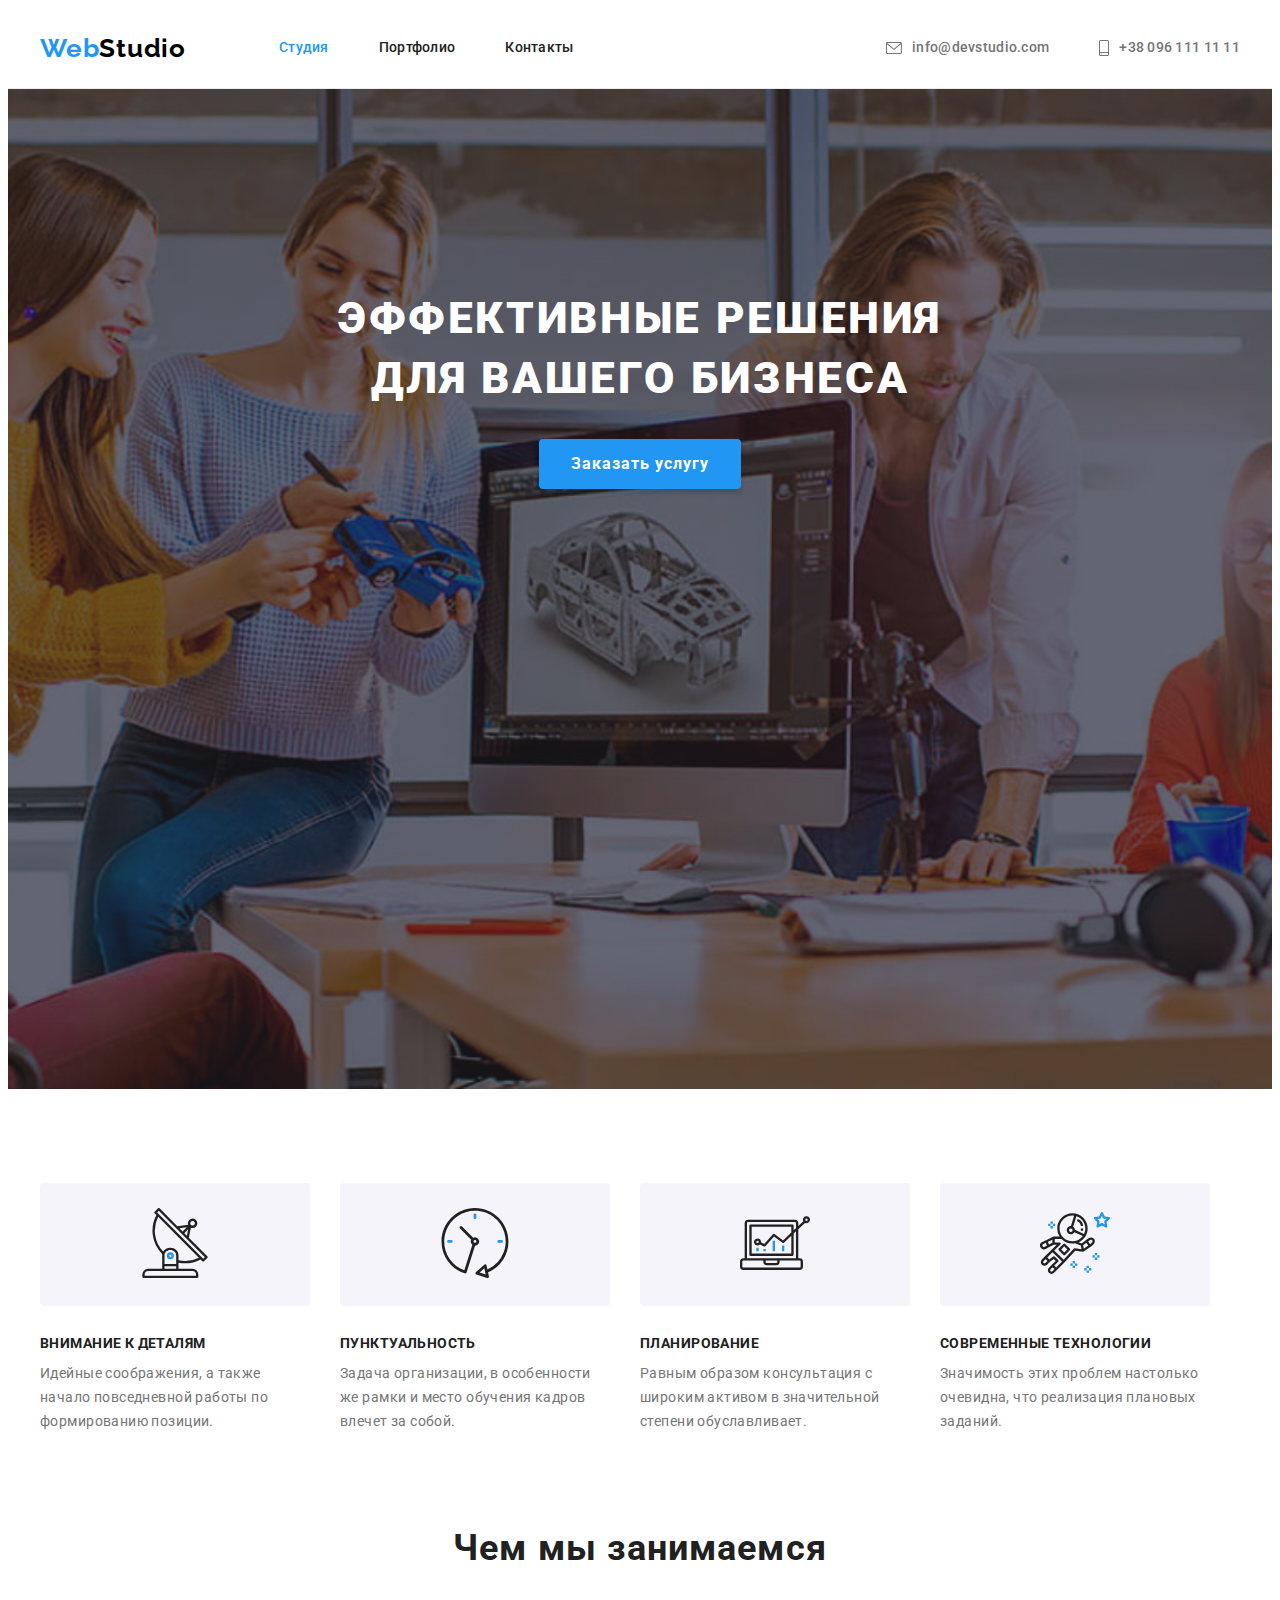
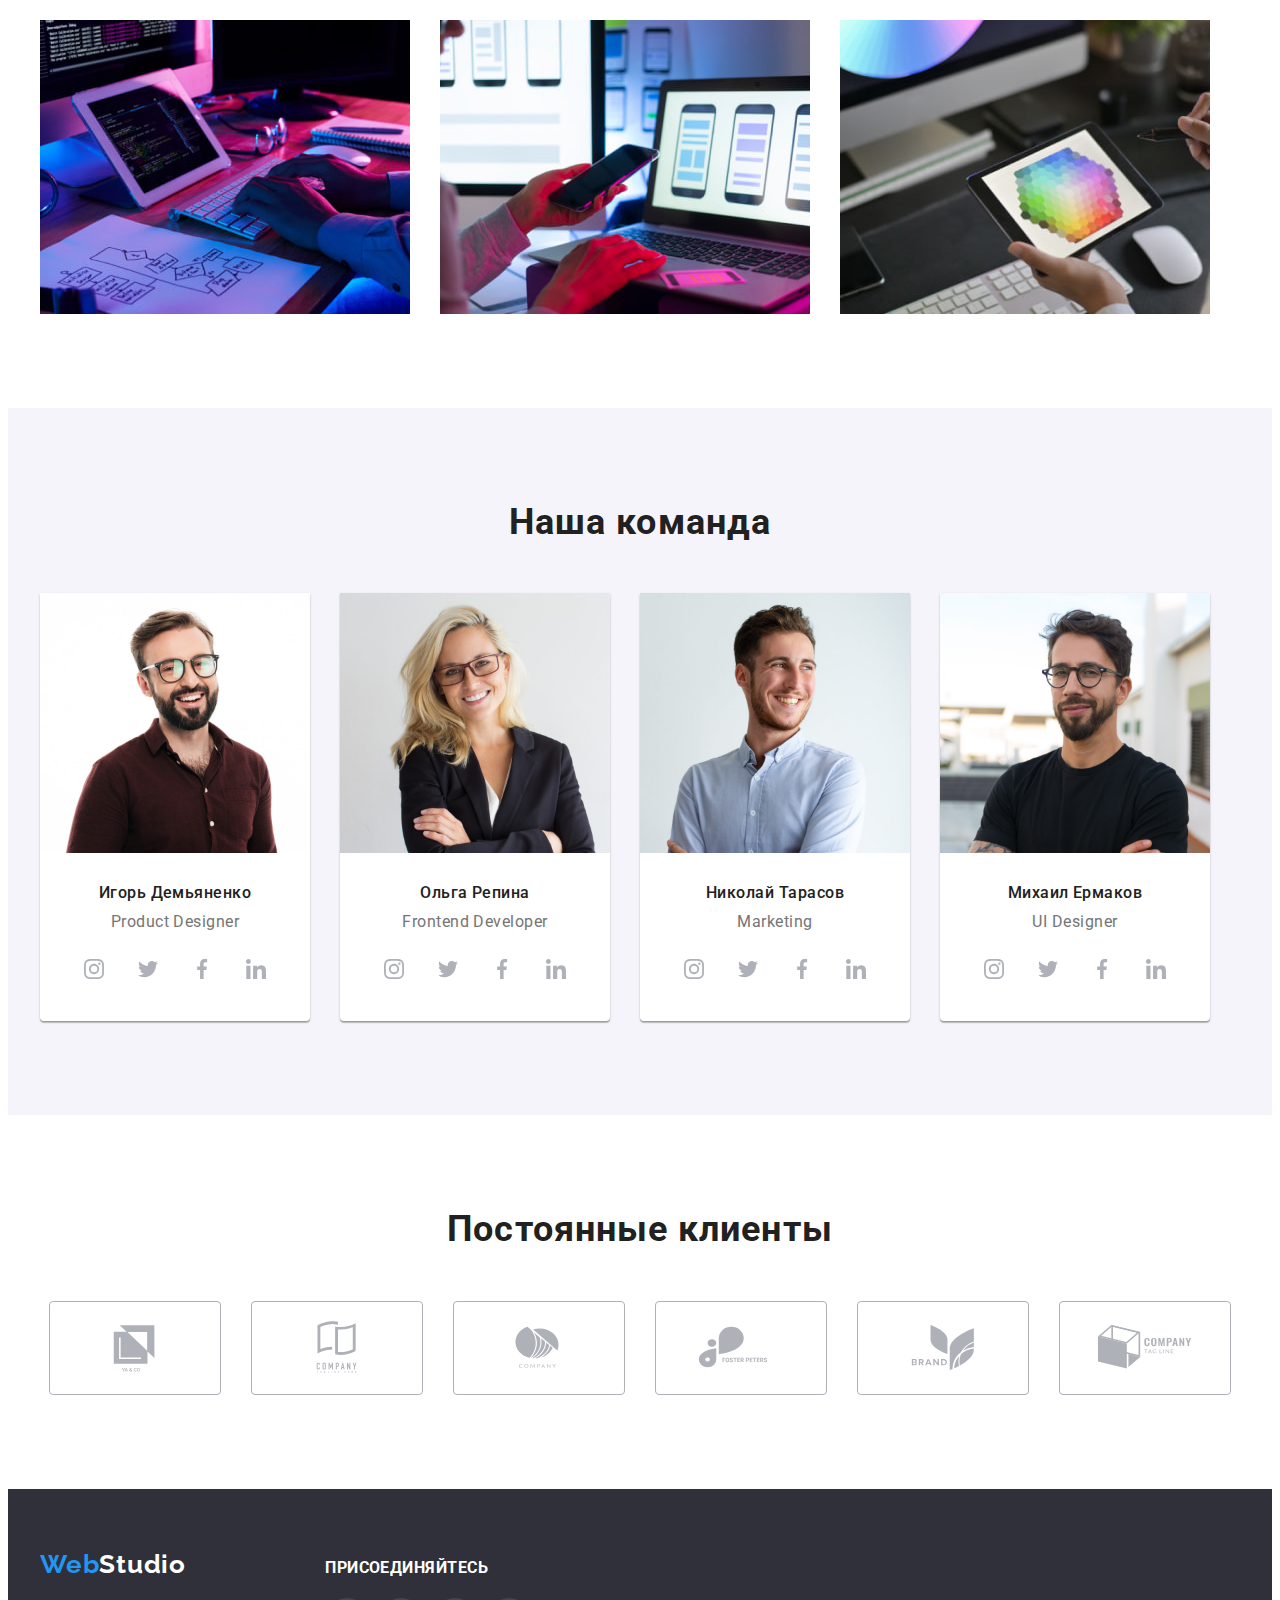
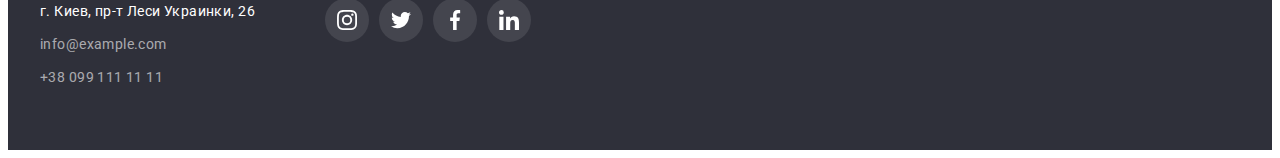
<file: index.html>
<!DOCTYPE html>
<html lang="ru">
  <head>
    <meta charset="UTF-8" />
    <meta http-equiv="X-UA-Compatible" content="IE=edge" />
    <meta name="viewport" content="width=device-width, initial-scale=1.0" />
    <title>Студия</title>
    <link rel="preconnect" href="https://fonts.googleapis.com" />
    <link rel="preconnect" href="https://fonts.gstatic.com" crossorigin />
    <link
      href="https://fonts.googleapis.com/css2?family=Raleway:wght@700&family=Roboto:wght@400;500;700;900&display=swap"
      rel="stylesheet"
    />
    <link
      rel="stylesheet"
      href="https://cdnjs.cloudflare.com/ajax/libs/modern-normalize/1.1.0/modern-normalize.min.css"
      integrity="sha512-wpPYUAdjBVSE4KJnH1VR1HeZfpl1ub8YT/NKx4PuQ5NmX2tKuGu6U/JRp5y+Y8XG2tV+wKQpNHVUX03MfMFn9Q=="
      crossorigin="anonymous"
      referrerpolicy="no-referrer"
    />
    <link rel="stylesheet" href="./css/styles.css" />
  </head>
  <body>
    <!--Хедер-->
    <header class="header">
      <div class="container header-container">
        <nav class="navigation">
          <a class="link-logo link header-logo" href="./index.html" lang="en"
            >Web<span class="logo-studio">Studio</span>
          </a>
          <ul class="nav-list list">
            <li class="nav-item">
              <a class="nav-link link current" href="./index.html">Студия</a>
            </li>
            <li class="nav-item">
              <a class="nav-link link" href="./portfolio.html">Портфолио</a>
            </li>
            <li class="nav-item">
              <a class="nav-link link" href="#">Контакты</a>
            </li>
          </ul>
        </nav>
        <ul class="contacts list">
          <li class="contacts-item">
            <a class="contacts-link link" href="mailto:info@devstudio.com">
              <svg class="icon-contacts" width="16" height="12">
                <use href="./images/sprite.svg#icon-envelope"></use>
              </svg>
              info@devstudio.com</a
            >
          </li>
          <li class="contacts-item">
            <a class="contacts-link link" href="tel:+380961111111">
              <svg class="icon-contacts" width="10" height="16">
                <use href="./images/sprite.svg#icon-smartphone"></use>
              </svg>
              +38 096 111 11 11</a
            >
          </li>
        </ul>
      </div>
    </header>
    <main>
      <!--Секция Hero-->
      <section class="hero section">
          <div class="container">
            <h1 class="hero-title">Эффективные решения для вашего бизнеса</h1>
            <button class="hero-btn" type="button">Заказать услугу</button>
          </div>
      </section>
      <!--Особенности-->
      <section class="benefits section">
        <div class="container">
          <h2 class="section-title visually-hidden">Особенности</h2>
          <ul class="benefits-list list">
            <li class="benefits-item">
              <div class="container-icon">
                <svg class="benefits-icon" width="70" height="70">
                  <use href="./images/sprite.svg#icon-antena"></use>
                </svg>
              </div>
              <h3 class="benefits-title">Внимание к деталям</h3>
              <p class="benefits-text">
                Идейные соображения, а также начало повседневной работы по формированию позиции.
              </p>
            </li>
            <li class="benefits-item">
              <div class="container-icon">
                <svg class="benefits-icon" width="70" height="70">
                  <use href="./images/sprite.svg#icon-clock"></use>
                </svg>
              </div>
              <h3 class="benefits-title">Пунктуальность</h3>
              <p class="benefits-text">
                Задача организации, в особенности же рамки и место обучения кадров влечет за собой.
              </p>
            </li>
            <li class="benefits-item">
              <div class="container-icon">
                <svg class="benefits-icon" width="70" height="70">
                  <use href="./images/sprite.svg#icon-diagram"></use>
                </svg>
              </div>
              <h3 class="benefits-title">Планирование</h3>
              <p class="benefits-text">
                Равным образом консультация с широким активом в значительной степени обуславливает.
              </p>
            </li>
            <li class="benefits-item">
              <div class="container-icon">
                <svg class="benefits-icon" width="70" height="70">
                  <use href="./images/sprite.svg#icon-astronaut"></use>
                </svg>
              </div>
              <h3 class="benefits-title">Современные технологии</h3>
              <p class="benefits-text">
                Значимость этих проблем настолько очевидна, что реализация плановых заданий.
              </p>
            </li>
          </ul>
        </div>
      </section>
      <!--Чем мы занимаемся-->
      <section class="work section">
        <div class="container">
          <h2 class="section-title">Чем мы занимаемся</h2>
          <ul class="work-list list">
            <li class="work-item">
              <img
                class="work-img"
                src="./images/work/box-1.jpg"
                alt="Разроботка структуры сайта"
                width="370"
                height="294"
              />
            </li>
            <li class="work-item">
              <img
                class="work-img"
                src="./images/work/box-2.jpg"
                alt="Адаптивная разработка"
                width="370"
                height="294"
              />
            </li>
            <li class="work-item">
              <img
                class="work-img"
                src="./images/work/box-3.jpg"
                alt="Цветовой дизайн"
                width="370"
                height="294"
              />
            </li>
          </ul>
        </div>
      </section>
      <!--Наша команда-->
      <section class="team section">
        <div class="container">
          <h2 class="section-title">Наша команда</h2>
          <ul class="team-list list">
            <li class="team-item">
              <img
                class="members-img"
                src="./images/team/product-designer.jpg"
                alt="Игорь Демьяненко"
                width="270"
                height="260"
              />
              <div class="members-group">
                <h3 class="members-title">Игорь Демьяненко</h3>
                <p class="members-position" lang="en">Product Designer</p>
                <ul class="socials-list list">
                  <li class="socials-items">
                    <a
                      class="socials-link link"
                      href="#"
                      target="_blank"
                      rel="noopener noreferrer"
                      aria-label="иконка Instagram"
                    >
                      <svg class="socials-icons" width="20" height="20">
                        <use href="./images/sprite.svg#icon-instagram"></use></svg
                    ></a>
                  </li>
                  <li class="socials-items">
                    <a
                      class="socials-link link"
                      href="#"
                      target="_blank"
                      rel="noopener noreferrer"
                      aria-label="иконка Twitter"
                    >
                      <svg class="socials-icons" width="20" height="20">
                        <use href="./images/sprite.svg#icon-twitter"></use></svg
                    ></a>
                  </li>
                  <li class="socials-items">
                    <a
                      class="socials-link link"
                      href="#"
                      target="_blank"
                      rel="noopener noreferrer"
                      aria-label="иконка Facebook"
                    >
                      <svg class="socials-icons" width="20" height="20">
                        <use href="./images/sprite.svg#icon-facebook"></use></svg
                    ></a>
                  </li>
                  <li class="socials-items">
                    <a
                      class="socials-link link"
                      href="#"
                      target="_blank"
                      rel="noopener noreferrer"
                      aria-label="иконка Linkedin"
                    >
                      <svg class="socials-icons" width="20" height="20">
                        <use href="./images/sprite.svg#icon-linkedin"></use></svg
                    ></a>
                  </li>
                </ul>
              </div>
            </li>
            <li class="team-item">
              <img
                class="members-img"
                src="./images/team/frontend-developer.jpg"
                alt="Ольга Репина"
                width="270"
                height="260"
              />
              <div class="members-group">
                <h3 class="members-title">Ольга Репина</h3>
                <p class="members-position" lang="en">Frontend Developer</p>
                <ul class="socials-list list">
                  <li class="socials-items">
                    <a
                      class="socials-link link"
                      href="#"
                      target="_blank"
                      rel="noopener noreferrer"
                      aria-label="иконка Instagram"
                    >
                      <svg class="socials-icons" width="20" height="20">
                        <use href="./images/sprite.svg#icon-instagram"></use></svg
                    ></a>
                  </li>
                  <li class="socials-items">
                    <a
                      class="socials-link link"
                      href="#"
                      target="_blank"
                      rel="noopener noreferrer"
                      aria-label="иконка Twitter"
                    >
                      <svg class="socials-icons" width="20" height="20">
                        <use href="./images/sprite.svg#icon-twitter"></use></svg
                    ></a>
                  </li>
                  <li class="socials-items">
                    <a
                      class="socials-link link"
                      href="#"
                      target="_blank"
                      rel="noopener noreferrer"
                      aria-label="иконка Facebook"
                    >
                      <svg class="socials-icons" width="20" height="20">
                        <use href="./images/sprite.svg#icon-facebook"></use></svg
                    ></a>
                  </li>
                  <li class="socials-items">
                    <a
                      class="socials-link link"
                      href="#"
                      target="_blank"
                      rel="noopener noreferrer"
                      aria-label="иконка Linkedin"
                    >
                      <svg class="socials-icons" width="20" height="20">
                        <use href="./images/sprite.svg#icon-linkedin"></use></svg
                    ></a>
                  </li>
                </ul>
              </div>
            </li>
            <li class="team-item">
              <img
                class="members-img"
                src="./images/team/marketing.jpg"
                alt="Николай Тарасов"
                width="270"
                height="260"
              />
              <div class="members-group">
                <h3 class="members-title">Николай Тарасов</h3>
                <p class="members-position" lang="en">Marketing</p>
                <ul class="socials-list list">
                  <li class="socials-items">
                    <a
                      class="socials-link link"
                      href="#"
                      target="_blank"
                      rel="noopener noreferrer"
                      aria-label="иконка Instagram"
                    >
                      <svg class="socials-icons" width="20" height="20">
                        <use href="./images/sprite.svg#icon-instagram"></use></svg
                    ></a>
                  </li>
                  <li class="socials-items">
                    <a
                      class="socials-link link"
                      href="#"
                      target="_blank"
                      rel="noopener noreferrer"
                      aria-label="иконка Twitter"
                    >
                      <svg class="socials-icons" width="20" height="20">
                        <use href="./images/sprite.svg#icon-twitter"></use></svg
                    ></a>
                  </li>
                  <li class="socials-items">
                    <a
                      class="socials-link link"
                      href="#"
                      target="_blank"
                      rel="noopener noreferrer"
                      aria-label="иконка Facebook"
                    >
                      <svg class="socials-icons" width="20" height="20">
                        <use href="./images/sprite.svg#icon-facebook"></use></svg
                    ></a>
                  </li>
                  <li class="socials-items">
                    <a
                      class="socials-link link"
                      href="#"
                      target="_blank"
                      rel="noopener noreferrer"
                      aria-label="иконка Linkedin"
                    >
                      <svg class="socials-icons" width="20" height="20">
                        <use href="./images/sprite.svg#icon-linkedin"></use></svg
                    ></a>
                  </li>
                </ul>
              </div>
            </li>
            <li class="team-item">
              <img
                class="members-img"
                src="./images/team/ui-designer.jpg"
                alt="Михаил Ермаков"
                width="270"
                height="260"
              />
              <div class="members-group">
                <h3 class="members-title">Михаил Ермаков</h3>
                <p class="members-position" lang="en">UI Designer</p>
                <ul class="socials-list list">
                  <li class="socials-items">
                    <a
                      class="socials-link link"
                      href="#"
                      target="_blank"
                      rel="noopener noreferrer"
                      aria-label="иконка Instagram"
                    >
                      <svg class="socials-icons" width="20" height="20">
                        <use href="./images/sprite.svg#icon-instagram"></use></svg
                    ></a>
                  </li>
                  <li class="socials-items">
                    <a
                      class="socials-link link"
                      href="#"
                      target="_blank"
                      rel="noopener noreferrer"
                      aria-label="иконка Twitter"
                    >
                      <svg class="socials-icons" width="20" height="20">
                        <use href="./images/sprite.svg#icon-twitter"></use></svg
                    ></a>
                  </li>
                  <li class="socials-items">
                    <a
                      class="socials-link link"
                      href="#"
                      target="_blank"
                      rel="noopener noreferrer"
                      aria-label="иконка Facebook"
                    >
                      <svg class="socials-icons" width="20" height="20">
                        <use href="./images/sprite.svg#icon-facebook"></use></svg
                    ></a>
                  </li>
                  <li class="socials-items">
                    <a
                      class="socials-link link"
                      href="#"
                      target="_blank"
                      rel="noopener noreferrer"
                      aria-label="иконка Linkedin"
                    >
                      <svg class="socials-icons" width="20" height="20">
                        <use href="./images/sprite.svg#icon-linkedin"></use></svg
                    ></a>
                  </li>
                </ul>
              </div>
            </li>
          </ul>
        </div>
      </section>
      <!--Постоянные клиенты-->
      <section class="clients section">
        <div class="container">
          <h2 class="section-title">Постоянные клиенты</h2>
          <ul class="clients-list list">
            <li class="clients-item">
              <a
                class="clients-link link"
                href="#"
                target="_blank"
                rel="noopener noreferrer"
                aria-label="иконка YA&GO"
              >
                <svg class="clients-icon" width="106" height="60">
                  <use href="./images/sprite.svg#icon-client-logo-1"></use>
                </svg>
              </a>
            </li>
            <li class="clients-item">
              <a
                class="clients-link link"
                href="#"
                target="_blank"
                rel="noopener noreferrer"
                aria-label="иконка Company tagline here"
              >
                <svg class="clients-icon" width="106" height="60">
                  <use href="./images/sprite.svg#icon-client-logo-2"></use>
                </svg>
              </a>
            </li>
            <li class="clients-item">
              <a
                class="clients-link link"
                href="#"
                target="_blank"
                rel="noopener noreferrer"
                aria-label="иконка Company"
              >
                <svg class="clients-icon" width="106" height="60">
                  <use href="./images/sprite.svg#icon-client-logo-3"></use>
                </svg>
              </a>
            </li>
            <li class="clients-item">
              <a
                class="clients-link link"
                href="#"
                target="_blank"
                rel="noopener noreferrer"
                aria-label="иконка Foster Peters"
                ><svg class="clients-icon" width="106" height="60">
                  <use href="./images/sprite.svg#icon-client-logo-4"></use></svg
              ></a>
            </li>
            <li class="clients-item">
              <a
                class="clients-link link"
                href="#"
                target="_blank"
                rel="noopener noreferrer"
                aria-label="иконка Brand"
              >
                <svg class="clients-icon" width="106" height="60">
                  <use href="./images/sprite.svg#icon-client-logo-5"></use>
                </svg>
              </a>
            </li>
            <li class="clients-item">
              <a
                class="clients-link link"
                href="#"
                target="_blank"
                rel="noopener noreferrer"
                aria-label="иконка Company Tag Line"
              >
                <svg class="clients-icon" width="106" height="60">
                  <use href="./images/sprite.svg#icon-client-logo-6"></use>
                </svg>
              </a>
            </li>
          </ul>
        </div>
      </section>
    </main>
    <!--Футер-->
    <footer class="footer">
      <div class="container join">
        <div class="container-address">
          <a class="link-logo link footer-logo" href="./index.html" lang="en"
            >Web<span class="footer-logo-studio">Studio</span>
          </a>
          <address class="footer-address">
            <ul class="footer-list list">
              <li class="footer-item">
                <a
                  class="footer-address link"
                  href="https://maps.app.goo.gl/owwXhyqhxYpqnWEB8"
                  target="_blank"
                  rel="noreferrer noopener"
                  >г. Киев, пр-т Леси Украинки, 26</a
                >
              </li>
              <li class="footer-item">
                <a class="footer-contact-item link" href="mailto:info@example.com"
                  >info@example.com</a
                >
              </li>
              <li class="footer-item">
                <a class="footer-contact-item link" href="tel:+380991111111">+38 099 111 11 11</a>
              </li>
            </ul>
          </address>
        </div>

        <div class="footer-join">
          <h3 class="join-title">Присоединяйтесь</h3>
          <ul class="join-list list">
            <li class="join-item">
              <a
                class="join-link link"
                href=""
                target="_blank"
                rel="noopener noreferrer"
                aria-label="иконка Instagram"
                ><svg class="join-icon" width="20" height="20">
                  <use href="./images/sprite.svg#icon-instagram"></use></svg
              ></a>
            </li>
            <li class="join-item">
              <a
                class="join-link link"
                href=""
                target="_blank"
                rel="noopener noreferrer"
                aria-label="иконка Twitter"
                ><svg class="join-icon" width="20" height="20">
                  <use href="./images/sprite.svg#icon-twitter"></use></svg
              ></a>
            </li>
            <li class="join-item">
              <a
                class="join-link link"
                href=""
                target="_blank"
                rel="noopener noreferrer"
                aria-label="иконка Facebook"
                ><svg class="join-icon" width="20" height="20">
                  <use href="./images/sprite.svg#icon-facebook"></use></svg
              ></a>
            </li>
            <li class="join-item">
              <a
                class="join-link link"
                href=""
                target="_blank"
                rel="noopener noreferrer"
                aria-label="иконка Linkedin"
              >
                <svg class="join-icon" width="20" height="20">
                  <use href="./images/sprite.svg#icon-linkedin"></use></svg
              ></a>
            </li>
          </ul>
        </div>
      </div>
    </footer>
  </body>
</html>
</file>
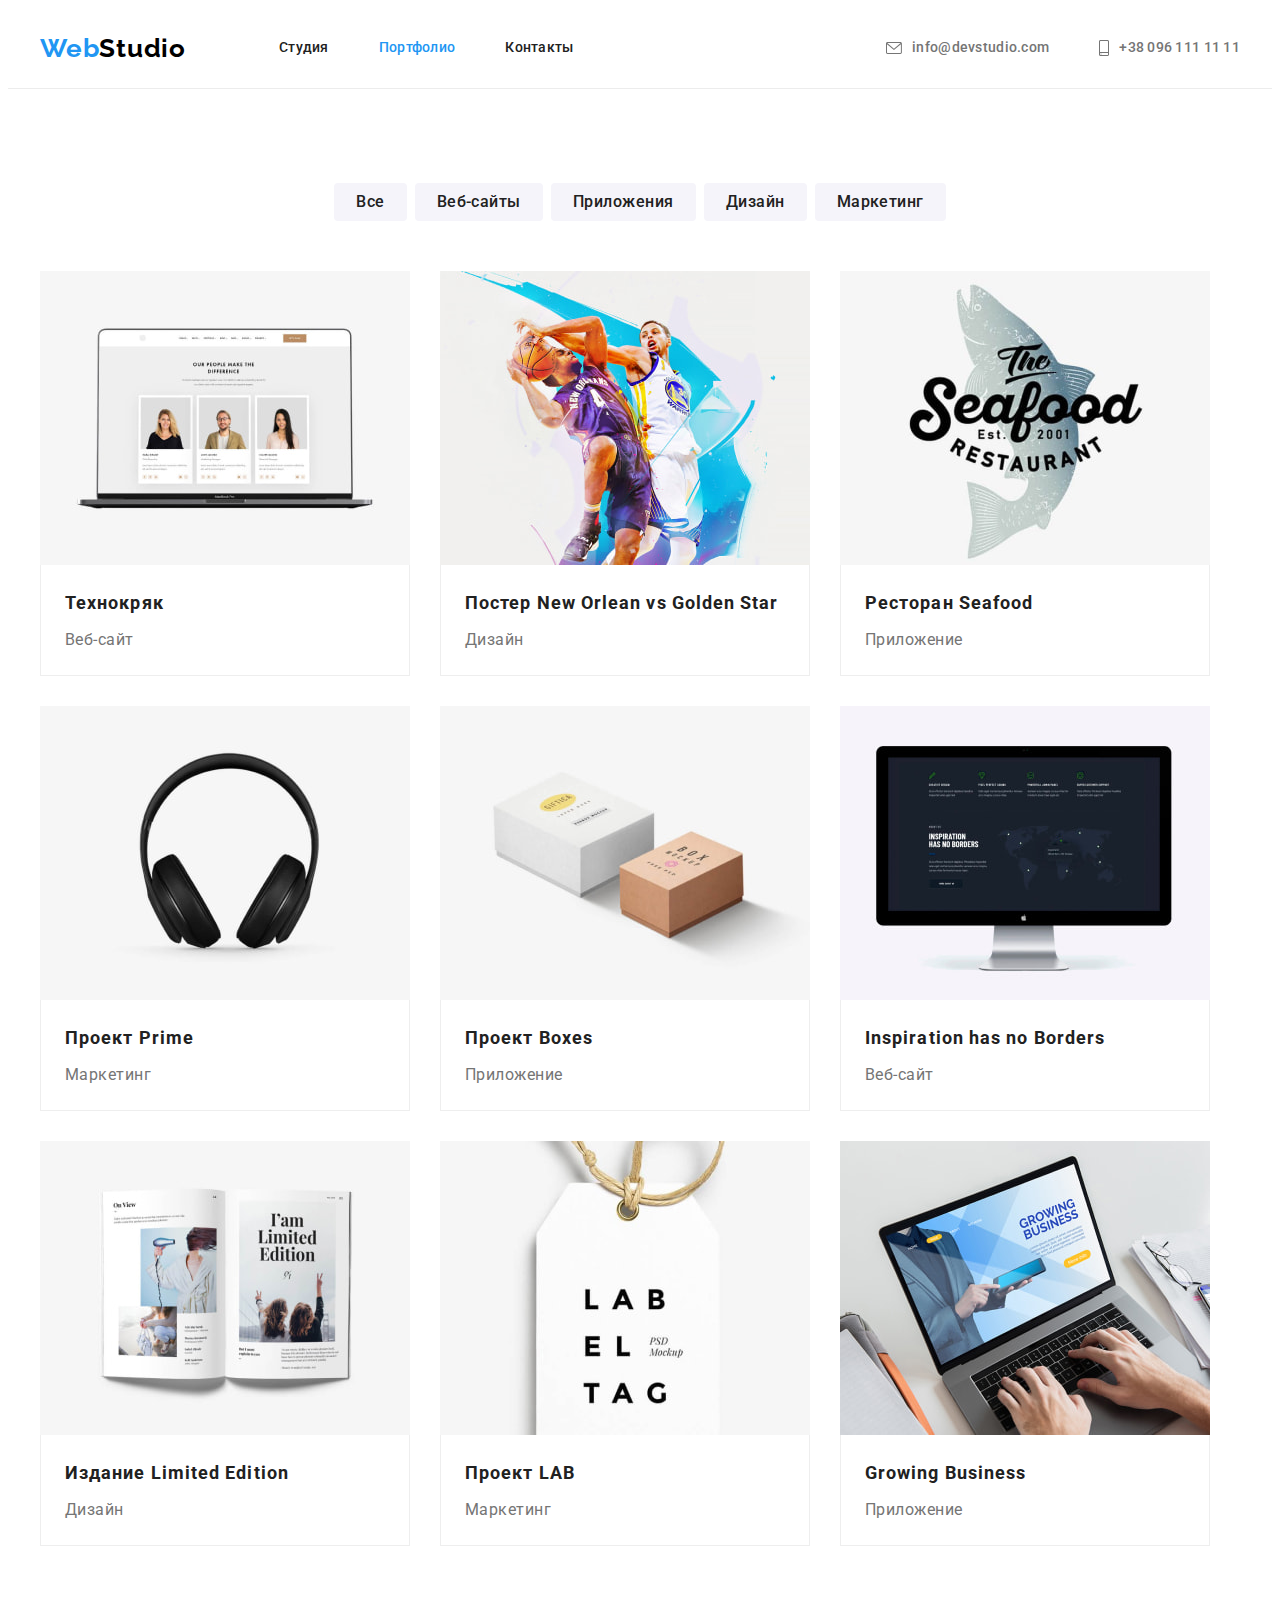
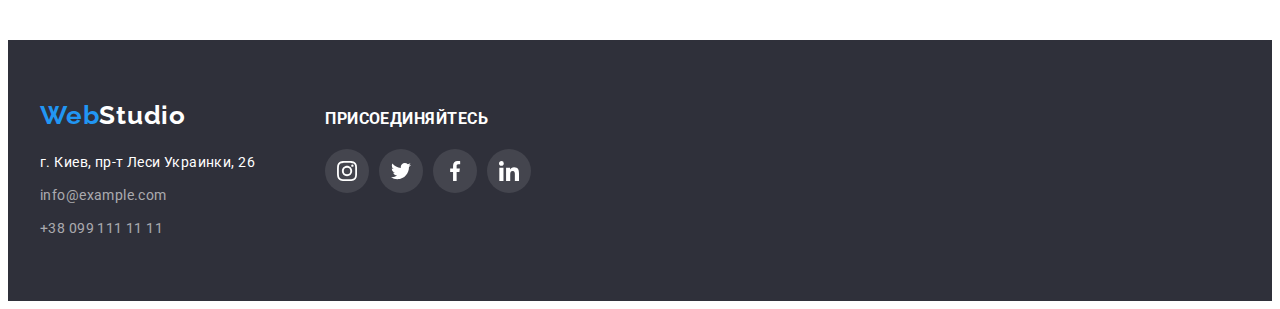
<file: portfolio.html>
<!DOCTYPE html>
<html lang="ru">
  <head>
    <meta charset="UTF-8" />
    <meta http-equiv="X-UA-Compatible" content="IE=edge" />
    <meta name="viewport" content="width=device-width, initial-scale=1.0" />
    <title>Портфолио</title>
    <link rel="preconnect" href="https://fonts.googleapis.com" />
    <link rel="preconnect" href="https://fonts.gstatic.com" crossorigin />
    <link
      href="https://fonts.googleapis.com/css2?family=Raleway:wght@700&family=Roboto:wght@400;500;700;900&display=swap"
      rel="stylesheet"
    />
    <link
      rel="stylesheet"
      href="https://cdnjs.cloudflare.com/ajax/libs/modern-normalize/1.1.0/modern-normalize.min.css"
      integrity="sha512-wpPYUAdjBVSE4KJnH1VR1HeZfpl1ub8YT/NKx4PuQ5NmX2tKuGu6U/JRp5y+Y8XG2tV+wKQpNHVUX03MfMFn9Q=="
      crossorigin="anonymous"
      referrerpolicy="no-referrer"
    />
    <link rel="stylesheet" href="./css/styles.css" />
  </head>
  <body>
    <!--Хедер-->
    <header class="header">
      <div class="container header-container">
        <nav class="navigation">
          <a class="link-logo link header-logo" href="./index.html" lang="en"
            >Web<span class="logo-studio">Studio</span>
          </a>
          <ul class="nav-list list">
            <li class="nav-item">
              <a class="nav-link link" href="./index.html">Студия</a>
            </li>
            <li class="nav-item">
              <a class="nav-link link current" href="./portfolio.html">Портфолио</a>
            </li>
            <li class="nav-item">
              <a class="nav-link link" href="#">Контакты</a>
            </li>
          </ul>
        </nav>
        <ul class="contacts list">
          <li class="contacts-item">
            <a class="contacts-link link" href="mailto:info@devstudio.com">
              <svg class="icon-contacts link" width="16" height="12">
                <use href="./images/sprite.svg#icon-envelope"></use>
              </svg>
              info@devstudio.com</a
            >
          </li>
          <li class="contacts-item">
            <a class="contacts-link link" href="tel:+380961111111">
              <svg class="icon-contacts link" width="10" height="16">
                <use href="./images/sprite.svg#icon-smartphone"></use>
              </svg>
              +38 096 111 11 11</a
            >
          </li>
        </ul>
      </div>
    </header>
    <main>
      <!--Главная секция Портфолио-->
      <section class="portfolio section">
        <div class="container">
          <h1 class="section-title visually-hidden">Портфолио</h1>
          <ul class="portfolio-list list">
            <li class="portfolio-item">
              <button class="portfolio-btn" type="button">Все</button>
            </li>
            <li class="portfolio-item">
              <button class="portfolio-btn" type="button">Веб-сайты</button>
            </li>
            <li class="portfolio-item">
              <button class="portfolio-btn" type="button">Приложения</button>
            </li>
            <li class="portfolio-item">
              <button class="portfolio-btn" type="button">Дизайн</button>
            </li>
            <li class="portfolio-item">
              <button class="portfolio-btn" type="button">Маркетинг</button>
            </li>
          </ul>

          <ul class="portfolio-cards list">
            <li class="portfolio-cards-item">
              <a class="portfolio-link" href="">
                <img
                  class="cards-img"
                  src="./images/portfolio/technokrak.jpg"
                  alt="Технокряк"
                  width="370"
                  height="294"
                />
                <div class="card-group">
                  <h2 class="cards-title">Технокряк</h2>
                  <p class="cards-text">Веб-сайт</p>
                </div>
              </a>
            </li>
            <li class="portfolio-cards-item">
              <a class="portfolio-link" href="#">
                <img
                  class="cards-img"
                  src="./images/portfolio/poster.jpg"
                  alt="Постер"
                  width="370"
                  height="294"
                />
                <div class="card-group">
                  <h2 class="cards-title">
                    Постер <span lang="en">New Orlean vs Golden Star</span>
                  </h2>
                  <p class="cards-text">Дизайн</p>
                </div>
              </a>
            </li>
            <li class="portfolio-cards-item">
              <a class="portfolio-link" href="#">
                <img
                  class="cards-img"
                  src="./images/portfolio/restaurant-seafood.jpg"
                  alt="Ресторан морепродуктов"
                  width="370"
                  height="294"
                />
                <div class="card-group">
                  <h2 class="cards-title">Ресторан <span>Seafood</span></h2>
                  <p class="cards-text">Приложение</p>
                </div>
              </a>
            </li>
            <li class="portfolio-cards-item">
              <a class="portfolio-link" href="#">
                <img
                  class="cards-img"
                  src="./images/portfolio/project-prime.jpg"
                  alt="Проект прайм"
                  width="370"
                  height="294"
                />
                <div class="card-group">
                  <h2 class="cards-title">Проект <span>Prime</span></h2>
                  <p class="cards-text">Маркетинг</p>
                </div>
              </a>
            </li>
            <li class="portfolio-cards-item">
              <a class="portfolio-link" href="#">
                <img
                  class="cards-img"
                  src="./images/portfolio/project-boxes.jpg"
                  alt="Проект коробка"
                  width="370"
                  height="294"
                />
                <div class="card-group">
                  <h2 class="cards-title">Проект <span lang="en">Boxes</span></h2>
                  <p class="cards-text">Приложение</p>
                </div>
              </a>
            </li>
            <li class="portfolio-cards-item">
              <a class="portfolio-link" href="#">
                <img
                  class="cards-img"
                  src="./images/portfolio/inspiration.jpg"
                  alt="Вдохновение не имеет границ "
                  width="370"
                  height="294"
                />
                <div class="card-group">
                  <h2 class="cards-title"><span lang="en">Inspiration has no Borders</span></h2>
                  <p class="cards-text">Веб-сайт</p>
                </div>
              </a>
            </li>
            <li class="portfolio-cards-item">
              <a class="portfolio-link" href="#">
                <img
                  class="cards-img"
                  src="./images/portfolio/limited-edition.jpg"
                  alt="Журнал даного издательства"
                  width="370"
                  height="294"
                />
                <div class="card-group">
                  <h2 class="cards-title">Издание <span lang="en">Limited Edition</span></h2>
                  <p class="cards-text">Дизайн</p>
                </div>
              </a>
            </li>
            <li class="portfolio-cards-item">
              <a class="portfolio-link" href="#">
                <img
                  class="cards-img"
                  src="./images/portfolio/project-lab.jpg"
                  alt="Проект лаб"
                  width="370"
                  height="294"
                />
                <div class="card-group">
                  <h2 class="cards-title">Проект <span lang="en">LAB</span></h2>
                  <p class="cards-text">Маркетинг</p>
                </div>
              </a>
            </li>
            <li class="portfolio-cards-item">
              <a class="portfolio-link" href="#">
                <img
                  class="cards-img"
                  src="./images/portfolio/growing-business.jpg"
                  alt="Растущий бизнес"
                  width="370"
                  height="294"
                />
                <div class="card-group">
                  <h2 class="cards-title" lang="en">Growing Business</h2>
                  <p class="cards-text">Приложение</p>
                </div>
              </a>
            </li>
          </ul>
        </div>
      </section>
    </main>
    <!--Футер-->
    <footer class="footer">
      <div class="container join">
        <div class="container-address">
          <a class="link-logo link footer-logo" href="./index.html" lang="en"
            >Web<span class="footer-logo-studio">Studio</span>
          </a>
          <address class="footer-address">
            <ul class="footer-list list">
              <li class="footer-item">
                <a
                  class="footer-address link"
                  href="https://maps.app.goo.gl/owwXhyqhxYpqnWEB8"
                  target="_blank"
                  rel="noreferrer noopener"
                  >г. Киев, пр-т Леси Украинки, 26</a
                >
              </li>
              <li class="footer-item">
                <a class="footer-contact-item link" href="mailto:info@example.com"
                  >info@example.com</a
                >
              </li>
              <li class="footer-item">
                <a class="footer-contact-item link" href="tel:+380991111111">+38 099 111 11 11</a>
              </li>
            </ul>
          </address>
        </div>

        <div class="footer-join">
          <h3 class="join-title">Присоединяйтесь</h3>
          <ul class="join-list list">
            <li class="join-item">
              <a
                class="join-link link"
                href=""
                target="_blank"
                rel="noopener noreferrer"
                aria-label="иконка Instagram"
                ><svg class="join-icon" width="20" height="20">
                  <use href="./images/sprite.svg#icon-instagram"></use></svg
              ></a>
            </li>
            <li class="join-item">
              <a
                class="join-link link"
                href=""
                target="_blank"
                rel="noopener noreferrer"
                aria-label="иконка Twitter"
                ><svg class="join-icon" width="20" height="20">
                  <use href="./images/sprite.svg#icon-twitter"></use></svg
              ></a>
            </li>
            <li class="join-item">
              <a
                class="join-link link"
                href=""
                target="_blank"
                rel="noopener noreferrer"
                aria-label="иконка Facebook"
                ><svg class="join-icon" width="20" height="20">
                  <use href="./images/sprite.svg#icon-facebook"></use></svg
              ></a>
            </li>
            <li class="join-item">
              <a
                class="join-link link"
                href=""
                target="_blank"
                rel="noopener noreferrer"
                aria-label="иконка Linkedin"
              >
                <svg class="join-icon" width="20" height="20">
                  <use href="./images/sprite.svg#icon-linkedin"></use></svg
              ></a>
            </li>
          </ul>
        </div>
      </div>
    </footer>
  </body>
</html>
</file>
<file: css/styles.css>
:root {
  /*fonts*/

  --main-font: 'Roboto', sans-serif;
  --secondary-font: 'Raleway', sans-serif;

  /*text-colors*/

  --main-txt-cl: #757575;
  --secondary-txt-cl: #212121;
  --accent-cl: #2196f3;
  --secondary-txt-white: #ffffff;
  --secondary-txt-black: #000000;

  /*background-colors*/

  --main-bg-cl: #ffffff;
  --secondary-bg-cl: #f5f4fa;
  --dark-bg-cl: #2f303a;
  --bgd-button: #2196f3;
  --secondary-bgd-button: #188ce8;

  /*border-colors*/
  --border-header: #ececec;
  --border-cards-portfolio: #eeeeee;

  /*icon-colors*/
  --icon-header-cl: #757575;
  --icon-main-color: #afb1b8;
  --icon-accent-cl: #2196f3;
  --icon-footer-color: #ffffff;
}

body {
  font-family: var(--main-font);
  font-size: 14px;
  letter-spacing: 0.03em;
  color: var(--main-txt-cl);
}

h1,
h2,
h3,
h4,
h5,
h6,
p,
ul {
  margin: 0;
  padding: 0;
}

img {
  display: block;
  max-width: 100%;
  height: auto;
}

.container {
  width: 1200px;
  padding-right: 15px;
  padding-left: 15px;

  margin-right: auto;
  margin-left: auto;
}

.visually-hidden {
  position: absolute;
  white-space: nowrap;
  width: 1px;
  height: 1px;
  overflow: hidden;
  border: 0;
  padding: 0;
  clip: rect(0 0 0 0);
  clip-path: inset(50%);
  margin: -1px;
}

.link {
  text-decoration: none;
  color: currentColor;
}

.list {
  list-style: none;
}

.section {
  padding-top: 94px;
  padding-bottom: 94px;
}

/*-----------------
| Header section
-------------------*/
.header {
  border-bottom: 1px solid var(--border-header);
}
.header-container {
  display: flex;
}
.navigation {
  display: flex;
  align-items: center;
}

.header-logo {
  margin-right: 93px;
}
.link {
  font-weight: 500;
  font-size: 14px;
  line-height: 1.14;
  letter-spacing: 0.02em;
  color: var(--secondary-txt-cl);
}

.link-logo {
  font-family: var(--secondary-font);
  font-weight: 700;
  font-size: 26px;
  line-height: 1.19;
  letter-spacing: 0.03em;
  color: var(--accent-cl);
}

.logo-studio {
  color: var(--secondary-txt-black);
}

.link:hover,
.link:focus {
  color: var(--accent-cl);
}
.nav-list {
  display: flex;
}
.nav-item {
  margin-right: 50px;
}
.nav-item:last-child {
  margin-right: 0;
}

.nav-link {
  display: block;
  padding-top: 32px;
  padding-bottom: 32px;
}
.contacts {
  display: flex;
  align-items: center;
  margin-left: auto;
}
.contacts-item {
  margin-right: 50px;
}

.contacts-item:last-child {
  margin-right: 0;
}

.contacts-link {
  display: flex;
  align-items: center;
  padding-top: 32px;
  padding-bottom: 32px;
  color: var(--main-txt-cl);
}
.contacts-link:hover .icon-contacts,
.contacts-link:focus .icon-contacts {
  fill: var(--icon-accent-cl);
}
.current {
  color: var(--accent-cl);
}

.icon-contacts {
  margin-right: 10px;
  fill: var(--icon-header-cl);
}

/*======================
| Main content page studio
========================*/
/*-----------------
| Hero section
-------------------*/

.hero {
  padding-top: 200px;
  padding-bottom: 200px;
  text-align: center;
  background-color: var(--dark-bg-cl);

  max-width: 1600px;
  height: 600px;
  margin-left: auto;
  margin-right: auto;
  background-image: linear-gradient(to right, rgba(47, 48, 58, 0.4), rgba(47, 48, 58, 0.4)),
    url(../images/hero/bg-hero.jpg);
  background-repeat: no-repeat;
  background-position: center;
  background-size: cover;
}

.hero-title {
  width: 696px;
  margin-right: auto;
  margin-bottom: 30px;
  margin-left: auto;

  font-weight: 900;
  font-size: 44px;
  line-height: 1.36;
  text-align: center;
  letter-spacing: 0.06em;
  text-transform: uppercase;
  color: var(--secondary-txt-white);
}

.hero-btn {
  padding: 10px 32px;
  border: 0;
  box-shadow: 0px 4px 4px rgba(0, 0, 0, 0.15);
  border-radius: 4px;

  font-family: inherit;
  font-weight: 700;
  font-size: 16px;
  line-height: 1.88;
  align-items: center;
  text-align: center;
  letter-spacing: 0.06em;
  color: var(--secondary-txt-white);
  background-color: var(--bgd-button);
  cursor: pointer;
}

.hero-btn:hover,
.hero-btn:focus {
  background-color: var(--secondary-bgd-button);
}

/*-----------------
| Benefits section
-------------------*/
.benefits {
  padding-bottom: 0;
}
.benefits-list {
  display: flex;
}
.benefits-item {
  width: 270px;
  margin-right: 30px;
}
.container-icon {
  padding: 25px 100px;
  margin-bottom: 30px;
  background-color: var(--secondary-bg-cl);
  border-radius: 4px;
}

.benefits-item:last-child {
  margin-right: 0;
}

.benefits-title {
  margin-bottom: 10px;

  font-weight: 700;
  font-size: 14px;
  line-height: 1.14;
  letter-spacing: 0.03em;
  text-transform: uppercase;
  color: var(--secondary-txt-cl);
}
.benefits-text {
  font-size: 14px;
  line-height: 1.71;
  letter-spacing: 0.03em;
  color: currentColor;
}
/*-----------------
| Section What are we doing
-------------------*/
.section-title {
  margin-bottom: 50px;
  font-weight: 700;
  font-size: 36px;
  line-height: 1.16;
  text-align: center;
  letter-spacing: 0.03em;
  color: var(--secondary-txt-cl);
}
.work-list {
  display: flex;
}
.work-item {
  margin-right: 30px;
}
.work-item:last-child {
  margin-right: 0;
}

/*-----------------
| Section Our team
-------------------*/
.team {
  background-color: var(--secondary-bg-cl);
}
.team-list {
  display: flex;
}

.team-item {
  margin-right: 30px;
  background-color: var(--main-bg-cl);
  box-shadow: 0px 1px 3px rgba(0, 0, 0, 0.12), 0px 1px 1px rgba(0, 0, 0, 0.14),
    0px 2px 1px rgba(0, 0, 0, 0.2);
  border-radius: 0px 0px 4px 4px;
}
.team-item:last-child {
  margin-right: 0;
}
.members-group {
  padding-top: 30px;
  padding-bottom: 30px;
}

.members-title {
  margin-bottom: 10px;

  font-weight: 500;
  font-size: 16px;
  line-height: 1.19;
  text-align: center;
  letter-spacing: 0.03em;
  color: var(--secondary-txt-cl);
}
.members-position {
  margin-bottom: 16px;
  font-size: 16px;
  line-height: 1.19;
  text-align: center;
  letter-spacing: 0.03em;
  color: currentColor;
}
.socials-list {
  display: flex;
  justify-content: center;
  align-items: center;
}
.socials-items:not(:last-child) {
  margin-right: 10px;
}

.socials-link {
  display: flex;
  align-items: center;
  justify-content: center;

  width: 44px;
  height: 44px;
  background-color: #ffffff;
  border-radius: 50%;
}

.socials-link:hover,
.socials-link:focus {
  background-color: var(--icon-accent-cl);
}

.socials-icons {
  fill: var(--icon-main-color);
}

.socials-link:hover .socials-icons,
.socials-link:focus .socials-icons {
  fill: var(--icon-footer-color);
}

/*-----------------
| Clients section
-------------------*/
.clients-list {
  display: flex;
  align-items: center;
  justify-content: center;
}
.clients-item:not(:last-child) {
  margin-right: 30px;
}

.clients-link {
  display: flex;
  align-items: center;
  justify-content: center;

  width: 170px;
  height: 92px;
  border: 1px solid var(--icon-main-color);
  border-radius: 4px;
}
.clients-link:hover,
.clients-link:focus {
  border: 1px solid var(--icon-accent-cl);
}
.clients-link:hover .clients-icon,
.clients-link:focus .clients-icon {
  fill: var(--icon-accent-cl);
}
.clients-icon {
  fill: var(--icon-main-color);
}

/*-----------------
| Footer section
-------------------*/
.footer {
  padding-top: 60px;
  padding-bottom: 60px;
  background-color: var(--dark-bg-cl);
}
.join{
  display: flex;
  align-items: baseline;
}
.container-address{
  margin-right: 70px;
}
.footer-logo {
  display: block;
  margin-bottom: 20px;
}
.footer-logo-studio {
  color: var(--secondary-txt-white);
}
.footer-address {
  font-style: normal;
}
.footer-address {
  font-weight: 400;
  font-size: 14px;
  line-height: 1.71;
  letter-spacing: 0.03em;
  color: var(--secondary-txt-white);
}
.footer-address:hover,
.footer-address:focus {
  color: var(--accent-cl);
}
.footer-item {
  margin-bottom: 9px;
}
.footer-item:last-child {
  margin-bottom: 0;
}
.footer-contact-item {
  font-weight: 400;
  font-size: 14px;
  line-height: 1.71;
  letter-spacing: 0.03em;
  color: rgba(255, 255, 255, 0.6);
}
.footer-contact-item:hover,
.footer-contact-item:focus {
  color: var(--accent-cl);
}

.join-title {
  margin-bottom: 20px;

  font-weight: 700;
  line-height: 1.14;
  letter-spacing: 0.03em;
  text-transform: uppercase;
  color: var(--secondary-txt-white);
}

.join-list {
  display: flex;
  align-items: center;
  justify-content: center;
}

.join-item:not(:last-child) {
  margin-right: 10px;
}

.join-link {
  display: flex;
  align-items: center;
  justify-content: center;

  width: 44px;
  height: 44px;
  background-color: rgba(255, 255, 255, 0.1);
  border-radius: 50%;
}
.join-link:hover,
.join-link:focus {
  background-color: var(--icon-accent-cl);
}

.join-icon {
  fill: var(--icon-footer-color);
}

/*======================
| Main content page portfolio
========================*/
.portfolio-list {
  display: flex;
  justify-content: center;
  margin-bottom: 50px;
}
.portfolio-item {
  margin-right: 8px;
}
.portfolio-item:last-child {
  margin-right: 0;
}
.portfolio-btn {
  padding-top: 6px;
  padding-right: 22px;
  padding-bottom: 6px;
  padding-left: 22px;

  font-family: inherit;
  font-weight: 500;
  font-size: 16px;
  line-height: 1.62;
  text-align: center;
  letter-spacing: 0.03em;
  color: var(--secondary-txt-cl);
  background-color: var(--secondary-bg-cl);
  border: transparent;
  border-radius: 4px;
  cursor: pointer;
}

.portfolio-btn:hover,
.portfolio-btn:focus {
  color: var(--secondary-txt-white);
  background-color: var(--bgd-button);
  box-shadow: 0px 3px 1px rgba(0, 0, 0, 0.1), 0px 1px 2px rgba(0, 0, 0, 0.08),
    0px 2px 2px rgba(0, 0, 0, 0.12);
}

.portfolio-cards {
  display: flex;
  flex-wrap: wrap;
}
.portfolio-cards-item {
  width: 370px;
  margin-right: 30px;
  margin-bottom: 30px;

  background-color: var(--main-bg-cl);
}
.portfolio-cards-item:nth-child(3n) {
  margin-right: 0;
}
.portfolio-cards-item:nth-last-child(-n + 3) {
  margin-bottom: 0;
}

.portfolio-link {
  display: block;
  text-decoration: none;
  color: currentColor;
}
.portfolio-link:hover,
.portfolio-link:focus {
  box-shadow: 0px 1px 1px rgba(0, 0, 0, 0.12), 0px 4px 4px rgba(0, 0, 0, 0.06),
    1px 4px 6px rgba(0, 0, 0, 0.16);
}

.card-group {
  padding-top: 20px;
  padding-right: 24px;
  padding-bottom: 20px;
  padding-left: 24px;
  border: 1px solid var(--border-cards-portfolio);
  border-top: none;
}
.cards-title {
  margin-bottom: 4px;
  font-weight: 700;
  font-size: 18px;
  line-height: 2;
  letter-spacing: 0.06em;
  color: var(--secondary-txt-cl);
}
.cards-text {
  font-size: 16px;
  line-height: 1.88;
  letter-spacing: 0.03em;
  color: currentColor;
}
</file>
